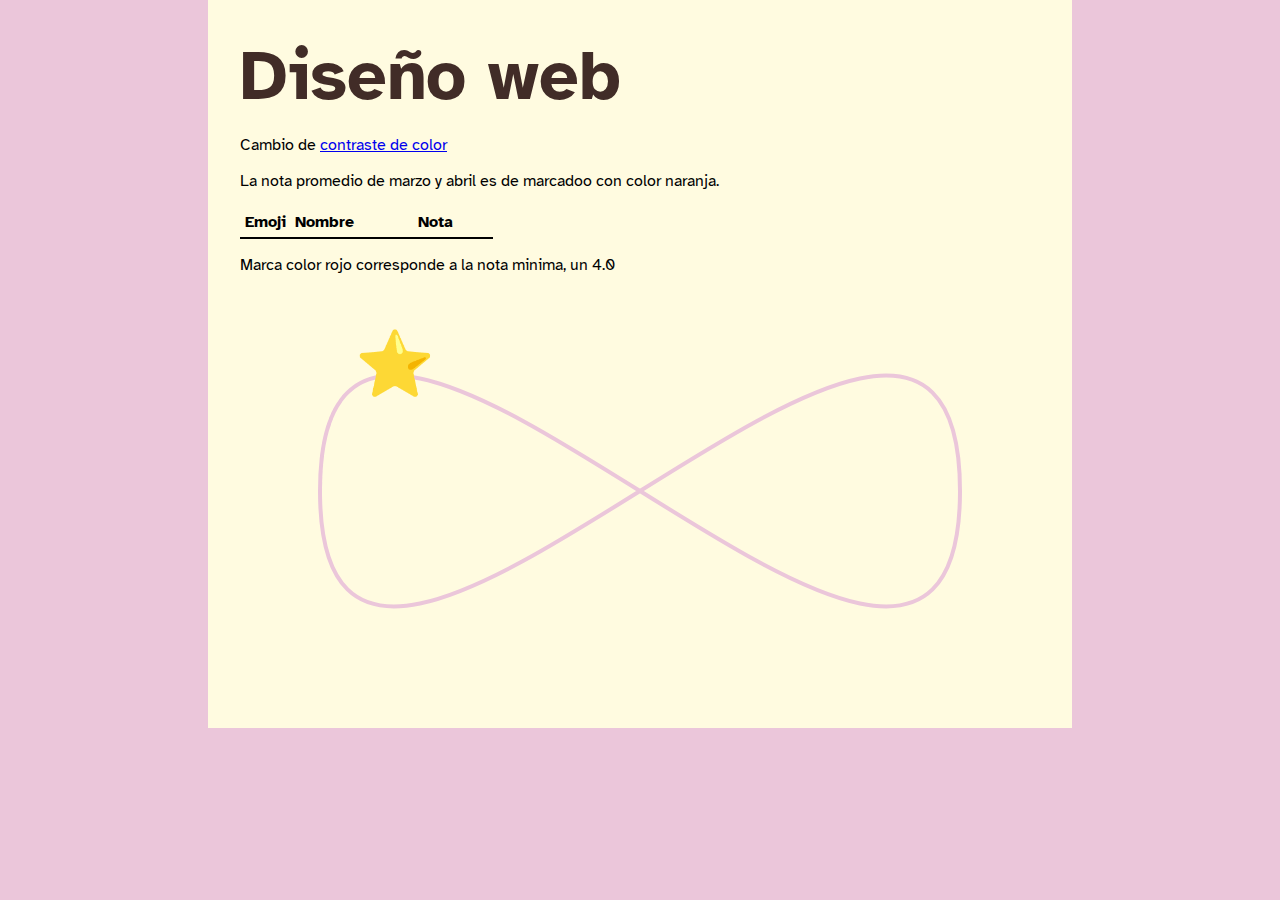
<file: notas marzo-abril.html>
<!DOCTYPE html>
<html lang="es">
    <head>
        <meta charset="utf-8" />
        <meta name="viewport" content="width=device-width, initial-scale=1" />
        <title>Notas marzo-abril </title>
        <link href="estilo.css" rel="stylesheet" />
    </head>
    
    <body>
        <div class="container">
            <h1>Diseño web</h1>
            <p>Cambio de <a href=https://webaim.org/resources/contrastchecker/>contraste de color </a>  </p>
              <p>La nota promedio de marzo y abril es de <span id="promedio"></span> marcadoo con color naranja.</p>
            
            <table>
                <thead>
                    <tr>
                        <th>Emoji</th>
                        <th>Nombre</th>
                        <th>Nota</th>
                    </tr>
                </thead>
                <tbody></tbody>
            </table>
            <p>Marca color rojo corresponde a la nota minima, un 4.0</p>

                        <svg viewBox="0 0 200 100" xmlns="http://www.w3.org/2000/svg">
                          <path
                            fill="none"  stroke="#EBC6DA"
                            d="M20,50 C20,-50 180,150 180,50 C180-50 20,150 20,50 z" />

                          <text > ⭐ <animateMotion dur="10s" repeatCount="indefinite" 
                           path="M20,50 C20,-50 180,150 180,50 C180-50 20,150 20,50 z" />
                          </text>
                        </svg>

        </div>

        <script src="script.js"></script>



    </body>
</html>
</file>
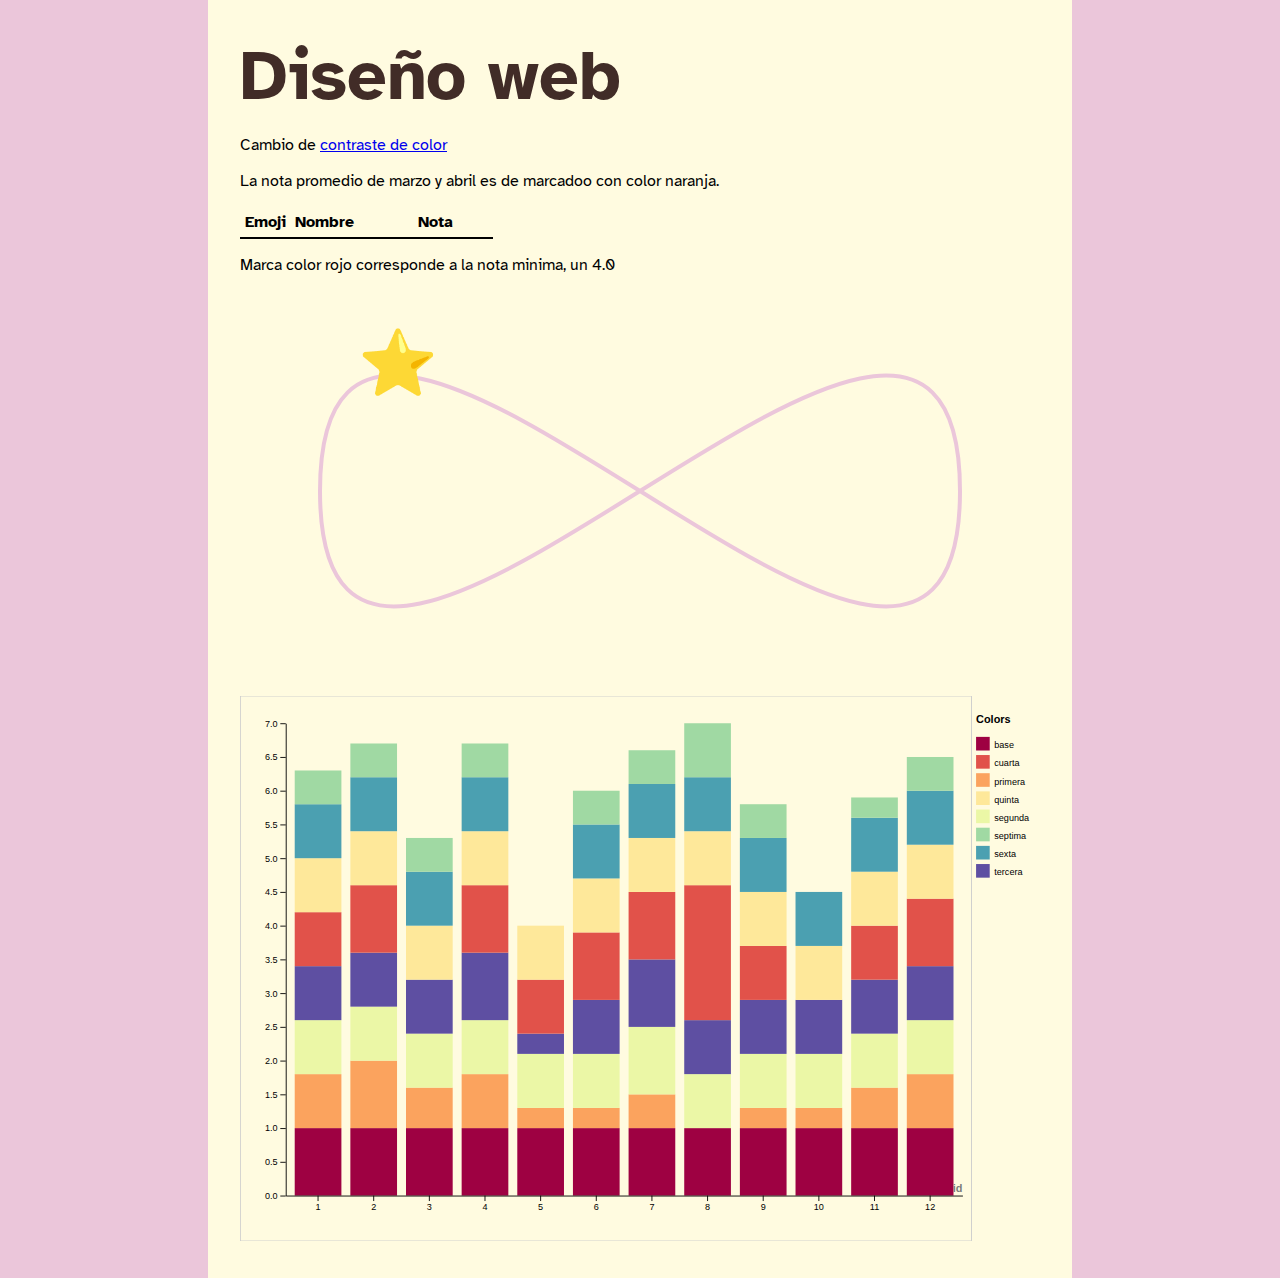
<file: notas.html>
<!DOCTYPE html>
<html lang="es">
    <head>
        <meta charset="utf-8" />
        <meta name="viewport" content="width=device-width, initial-scale=1" />
        <title>Notas marzo-abril </title>
        <link href="estilo.css" rel="stylesheet" />
    </head>
    
    <body>
        <div class="container">
            <h1>Diseño web</h1>
            <p>Cambio de <a href=https://webaim.org/resources/contrastchecker/>contraste de color </a>  </p>
              <p>La nota promedio de marzo y abril es de <span id="promedio"></span> marcadoo con color naranja.</p>
            
            <table>
                <thead>
                    <tr>
                        <th>Emoji</th>
                        <th>Nombre</th>
                        <th>Nota</th>
                    </tr>
                </thead>
                <tbody></tbody>
            </table>
            <p>Marca color rojo corresponde a la nota minima, un 4.0</p>

                        <svg viewBox="0 0 200 100" xmlns="http://www.w3.org/2000/svg">
                          <path
                            fill="none"  stroke="#EBC6DA"
                            d="M20,50 C20,-50 180,150 180,50 C180-50 20,150 20,50 z" />

                          <text > ⭐ <animateMotion dur="10s" repeatCount="indefinite" 
                           path="M20,50 C20,-50 180,150 180,50 C180-50 20,150 20,50 z" />
                          </text>
                        </svg>

            <object data="viza.svg" type="image/svg+xml"> 
                <img src="viza.png"/>
            </object> 

        </div>

        <script src="script.js"></script>



    </body>
</html>
</file>
<file: estilo.css>
@import url('https://fonts.googleapis.com/css2?family=Atkinson+Hyperlegible:ital,wght@0,400;0,700;1,400;1,700&display=swap');

/*colocar mdn paraa encontrar definiciones*/

:root{
	--ClaronAM: #FFFBE0;
	--ClaroROsa: #EBC6DA;
	--OscuroMOra: #5b1868;
	--texto: #412c27;
	--notaspromedio: #ffa000;
	--notaminima: #dd2c00;
	}

body {
	font-family: "Atkinson Hyperlegible";
	background: var(--ClaroROsa);
	text-align: center;
	margin: 0;
	padding: 0;
	font-weight: 400;
  	font-style: normal;
	}

div.container {
	width: min(800px, 90%);
	margin: 0 auto;
	padding: 2rem;
	background: var(--ClaronAM);
	text-align: left;
	}

h1{
	font-weight: bold;
	font-size: calc(2rem + 3vw);
	margin: 0;
	color: var(--texto);
	}

table, th, td{ 
 	border-bottom: 2px solid black; 
 	border-collapse: collapse; 
 	}

table{ margin-bottom: 0.6rem; }
th, td{ padding:0.3rem; }

td:nth-child(1){ width:20%; text-align: center}
th:nth-child(1){ width:20%; text-align: center}
</file>
